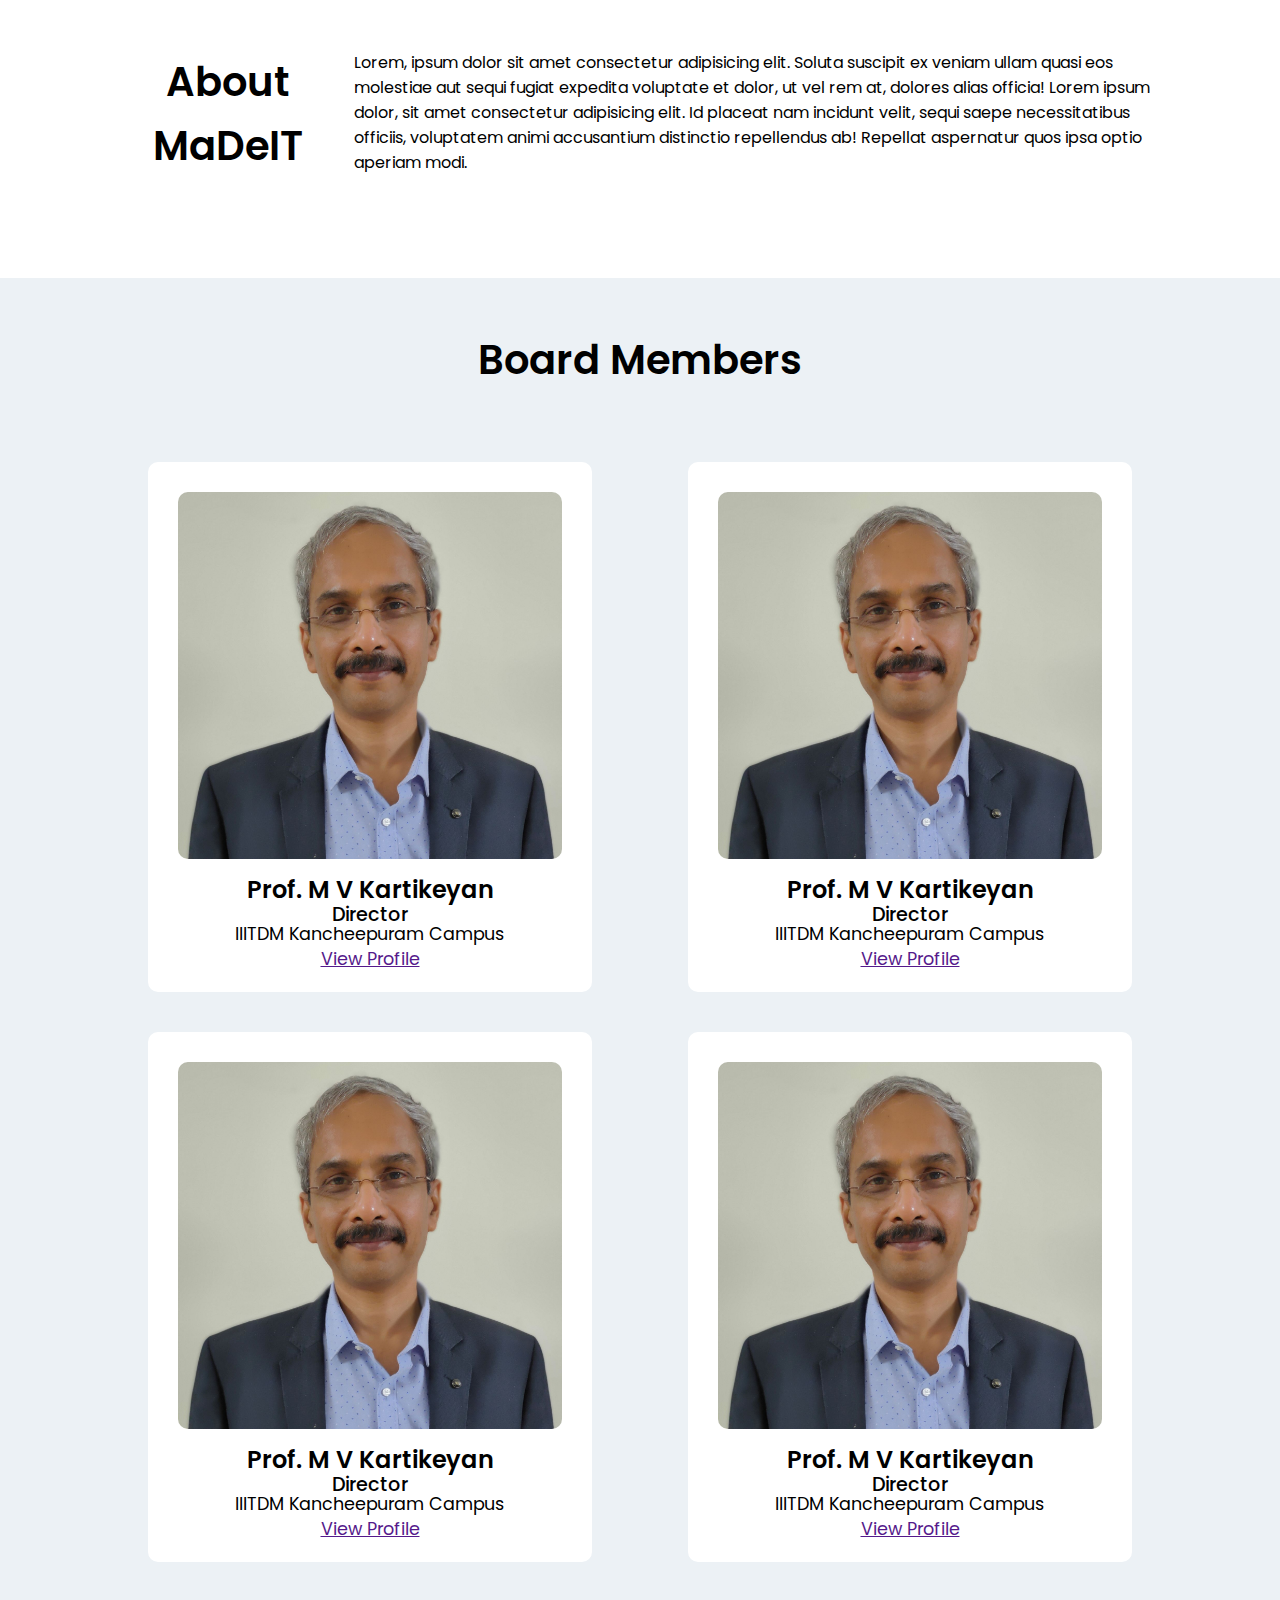
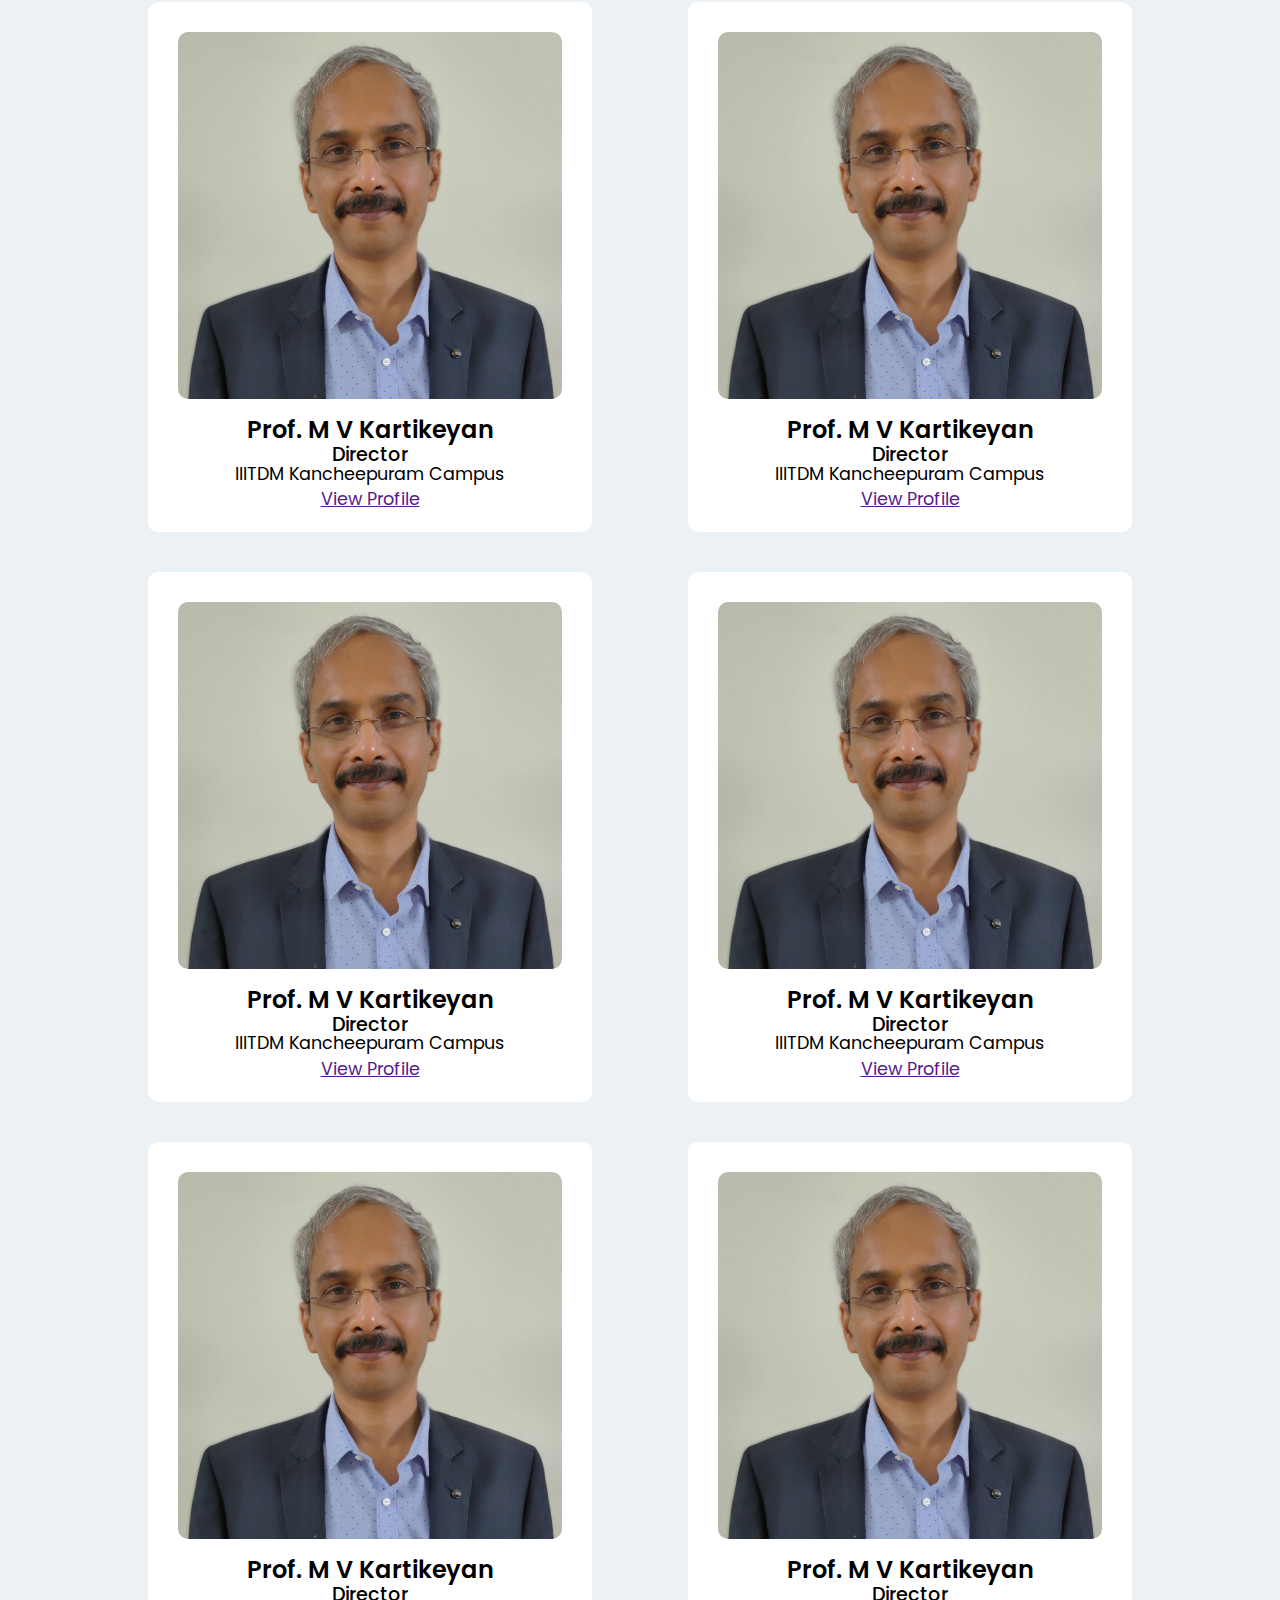
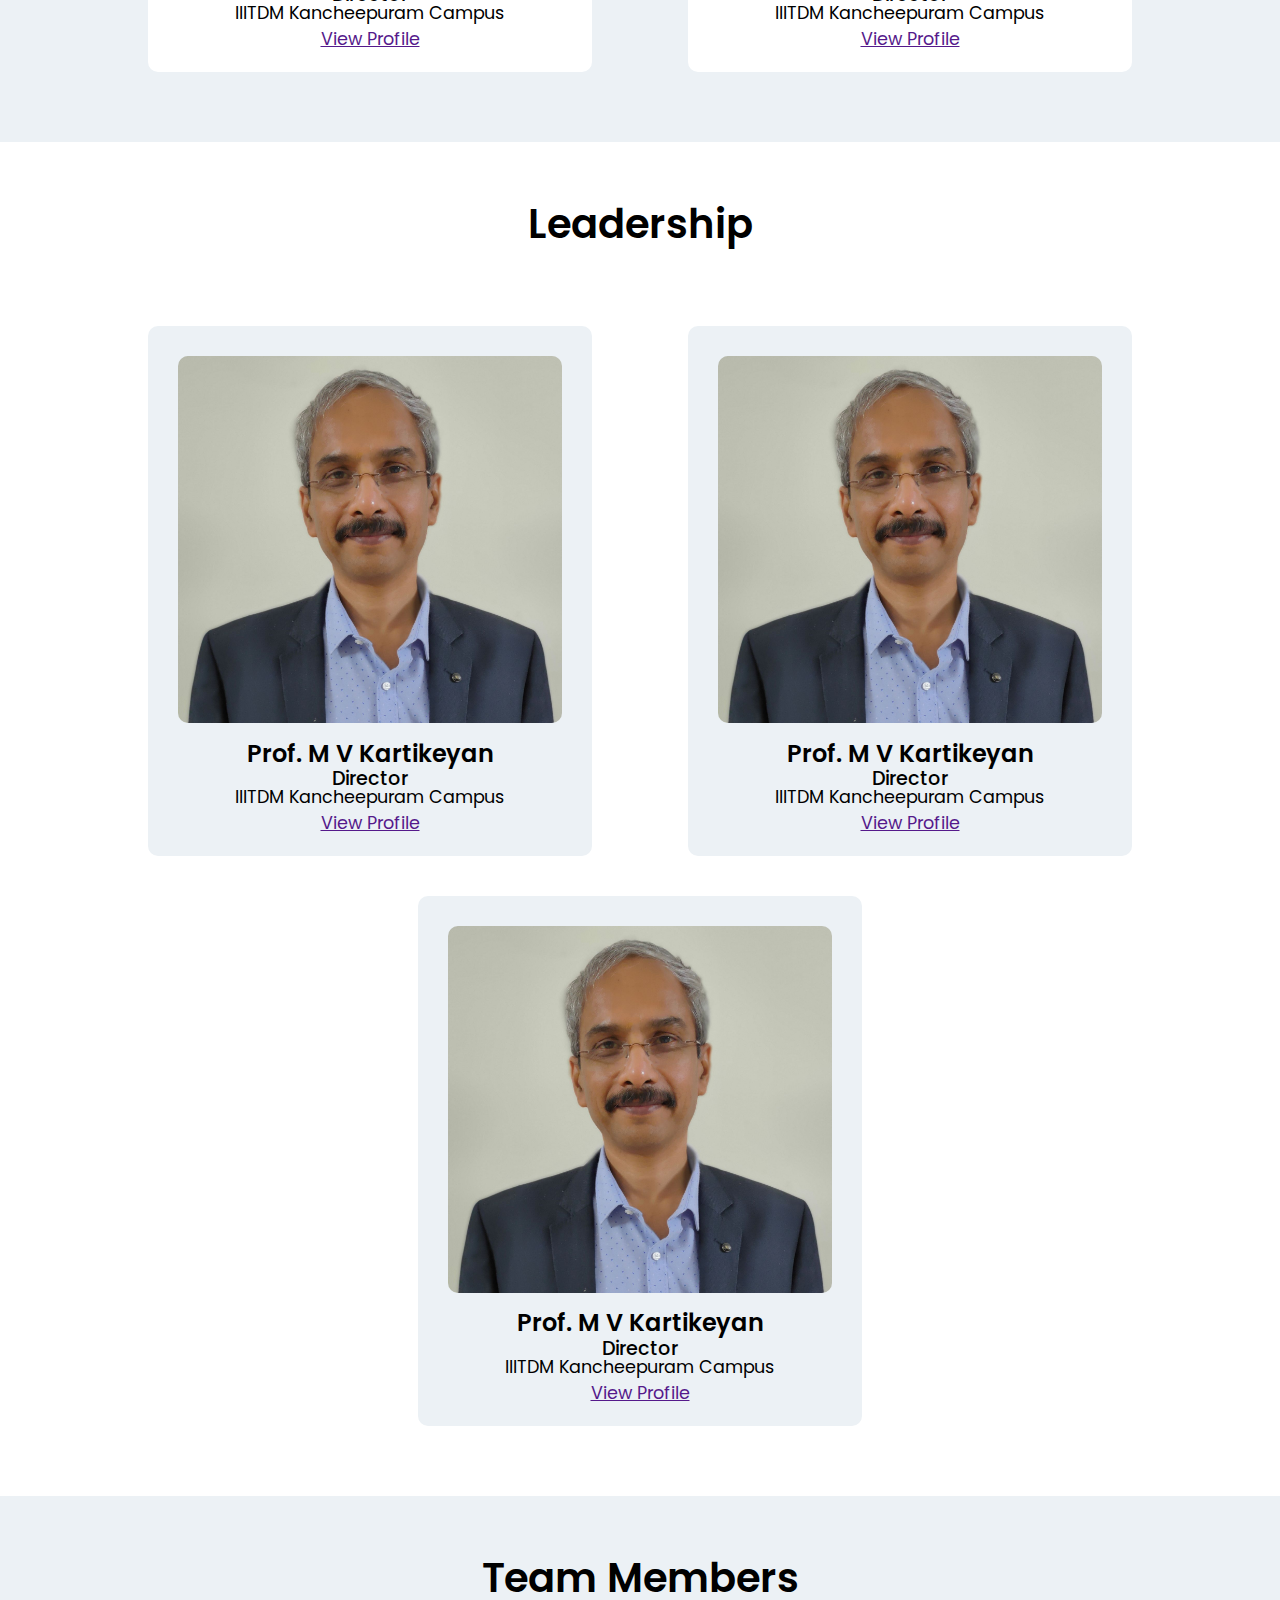
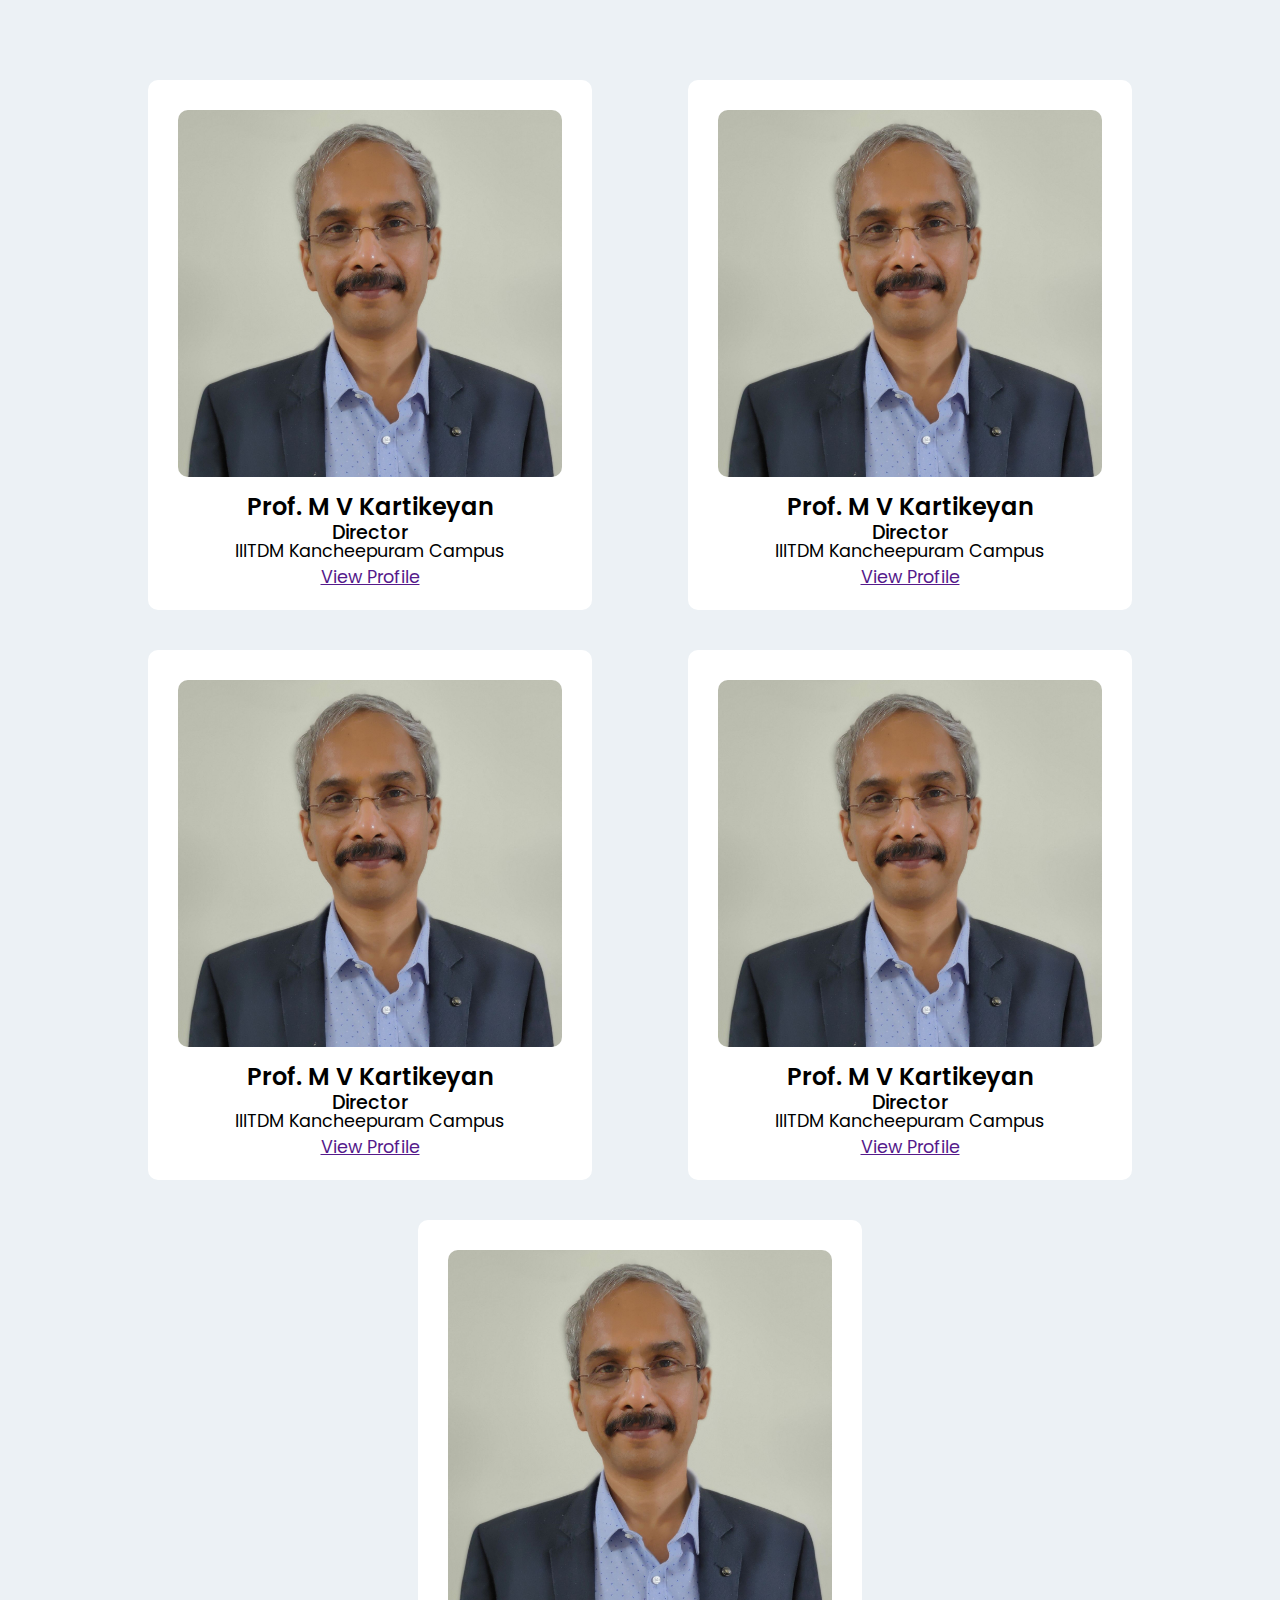
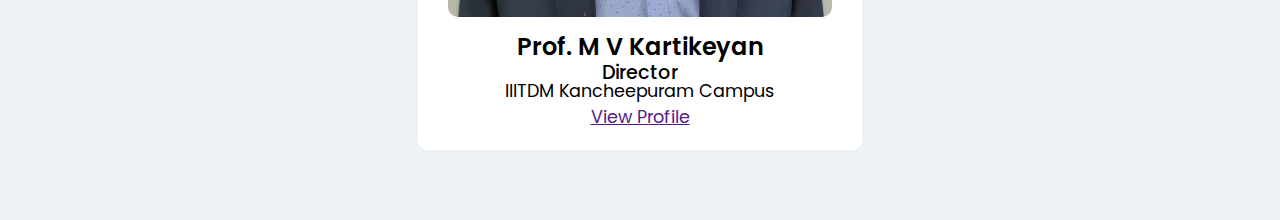
<file: about.html>
<!DOCTYPE html>
<html lang="en">

<head>
    <meta charset="UTF-8">
    <meta http-equiv="X-UA-Compatible" content="IE=edge">
    <meta name="viewport" content="width=device-width, initial-scale=1.0">
    <title>MaDeIT - About Us</title>
    <link rel="stylesheet" href="about.css">
</head>

<body>
    <div class="about-madeit color1">
        <div class="heading-madeit heading">About MaDeIT</div>
        <div class="iiit-desc">Lorem, ipsum dolor sit amet consectetur adipisicing elit. Soluta suscipit ex veniam ullam
            quasi eos molestiae aut sequi fugiat expedita voluptate et dolor, ut vel rem at, dolores alias officia!
            Lorem ipsum dolor, sit amet consectetur adipisicing elit. Id placeat nam incidunt velit, sequi saepe
            necessitatibus officiis, voluptatem animi accusantium distinctio repellendus ab! Repellat aspernatur quos
            ipsa optio aperiam modi.
        </div>
    </div>
    <div class="color2">
        <div class="heading">Board Members</div>
        <div class="board-members">
            <div class="member1">
                <img class="member-pic" src="./images/Dean_Madeit.jpeg" alt="">
                <div class="member-name">Prof. M V Kartikeyan</div>
                <div class="member-role">Director</div>
                <div class="member-place">IIITDM Kancheepuram Campus</div>
                <a href="">View Profile</a>
            </div>
            <div class="member1">
                <img class="member-pic" src="./images/Dean_Madeit.jpeg" alt="">
                <div class="member-name">Prof. M V Kartikeyan</div>
                <div class="member-role">Director</div>
                <div class="member-place">IIITDM Kancheepuram Campus</div>
                <a href="">View Profile</a>
            </div>
            <div class="member1">
                <img class="member-pic" src="./images/Dean_Madeit.jpeg" alt="">
                <div class="member-name">Prof. M V Kartikeyan</div>
                <div class="member-role">Director</div>
                <div class="member-place">IIITDM Kancheepuram Campus</div>
                <a href="">View Profile</a>
            </div>
            <div class="member1">
                <img class="member-pic" src="./images/Dean_Madeit.jpeg" alt="">
                <div class="member-name">Prof. M V Kartikeyan</div>
                <div class="member-role">Director</div>
                <div class="member-place">IIITDM Kancheepuram Campus</div>
                <a href="">View Profile</a>
            </div>
            <div class="member1">
                <img class="member-pic" src="./images/Dean_Madeit.jpeg" alt="">
                <div class="member-name">Prof. M V Kartikeyan</div>
                <div class="member-role">Director</div>
                <div class="member-place">IIITDM Kancheepuram Campus</div>
                <a href="">View Profile</a>
            </div>
            <div class="member1">
                <img class="member-pic" src="./images/Dean_Madeit.jpeg" alt="">
                <div class="member-name">Prof. M V Kartikeyan</div>
                <div class="member-role">Director</div>
                <div class="member-place">IIITDM Kancheepuram Campus</div>
                <a href="">View Profile</a>
            </div>
            <div class="member1">
                <img class="member-pic" src="./images/Dean_Madeit.jpeg" alt="">
                <div class="member-name">Prof. M V Kartikeyan</div>
                <div class="member-role">Director</div>
                <div class="member-place">IIITDM Kancheepuram Campus</div>
                <a href="">View Profile</a>
            </div>
            <div class="member1">
                <img class="member-pic" src="./images/Dean_Madeit.jpeg" alt="">
                <div class="member-name">Prof. M V Kartikeyan</div>
                <div class="member-role">Director</div>
                <div class="member-place">IIITDM Kancheepuram Campus</div>
                <a href="">View Profile</a>
            </div>
            <div class="member1">
                <img class="member-pic" src="./images/Dean_Madeit.jpeg" alt="">
                <div class="member-name">Prof. M V Kartikeyan</div>
                <div class="member-role">Director</div>
                <div class="member-place">IIITDM Kancheepuram Campus</div>
                <a href="">View Profile</a>
            </div>
            <div class="member1">
                <img class="member-pic" src="./images/Dean_Madeit.jpeg" alt="">
                <div class="member-name">Prof. M V Kartikeyan</div>
                <div class="member-role">Director</div>
                <div class="member-place">IIITDM Kancheepuram Campus</div>
                <a href="">View Profile</a>
            </div>
        </div>
    </div>

    <div class="color1">
        <div class="heading">Leadership</div>
        <div class="leadership">
            <div class="member1">
                <img class="member-pic" style="width: 30vw;" src="./images/Dean_Madeit.jpeg" alt="">
                <div class="member-name">Prof. M V Kartikeyan</div>
                <div class="member-role">Director</div>
                <div class="member-place">IIITDM Kancheepuram Campus</div>
                <a href="">View Profile</a>
            </div>
            <div class="member1">
                <img class="member-pic" style="width: 30vw;" src="./images/Dean_Madeit.jpeg" alt="">
                <div class="member-name">Prof. M V Kartikeyan</div>
                <div class="member-role">Director</div>
                <div class="member-place">IIITDM Kancheepuram Campus</div>
                <a href="">View Profile</a>
            </div>
            <div class="member1">
                <img class="member-pic" style="width: 30vw;" src="./images/Dean_Madeit.jpeg" alt="">
                <div class="member-name">Prof. M V Kartikeyan</div>
                <div class="member-role">Director</div>
                <div class="member-place">IIITDM Kancheepuram Campus</div>
                <a href="">View Profile</a>
            </div>
        </div>
    </div>

    <div class="color2">
        <div class="heading">Team Members</div>
        <div class="team-members">
            <div class="member1">
                <img class="member-pic" style="width: 30vw;" src="./images/Dean_Madeit.jpeg" alt="">
                <div class="member-name">Prof. M V Kartikeyan</div>
                <div class="member-role">Director</div>
                <div class="member-place">IIITDM Kancheepuram Campus</div>
                <a href="">View Profile</a>
            </div>
            <div class="member1">
                <img class="member-pic" style="width: 30vw;" src="./images/Dean_Madeit.jpeg" alt="">
                <div class="member-name">Prof. M V Kartikeyan</div>
                <div class="member-role">Director</div>
                <div class="member-place">IIITDM Kancheepuram Campus</div>
                <a href="">View Profile</a>
            </div>
            <div class="member1">
                <img class="member-pic" style="width: 30vw;" src="./images/Dean_Madeit.jpeg" alt="">
                <div class="member-name">Prof. M V Kartikeyan</div>
                <div class="member-role">Director</div>
                <div class="member-place">IIITDM Kancheepuram Campus</div>
                <a href="">View Profile</a>
            </div>
            <div class="member1">
                <img class="member-pic" style="width: 30vw;" src="./images/Dean_Madeit.jpeg" alt="">
                <div class="member-name">Prof. M V Kartikeyan</div>
                <div class="member-role">Director</div>
                <div class="member-place">IIITDM Kancheepuram Campus</div>
                <a href="">View Profile</a>
            </div>
            <div class="member1">
                <img class="member-pic" style="width: 30vw;" src="./images/Dean_Madeit.jpeg" alt="">
                <div class="member-name">Prof. M V Kartikeyan</div>
                <div class="member-role">Director</div>
                <div class="member-place">IIITDM Kancheepuram Campus</div>
                <a href="">View Profile</a>
            </div>
        </div>
    </div>
</body>

</html>
</file>
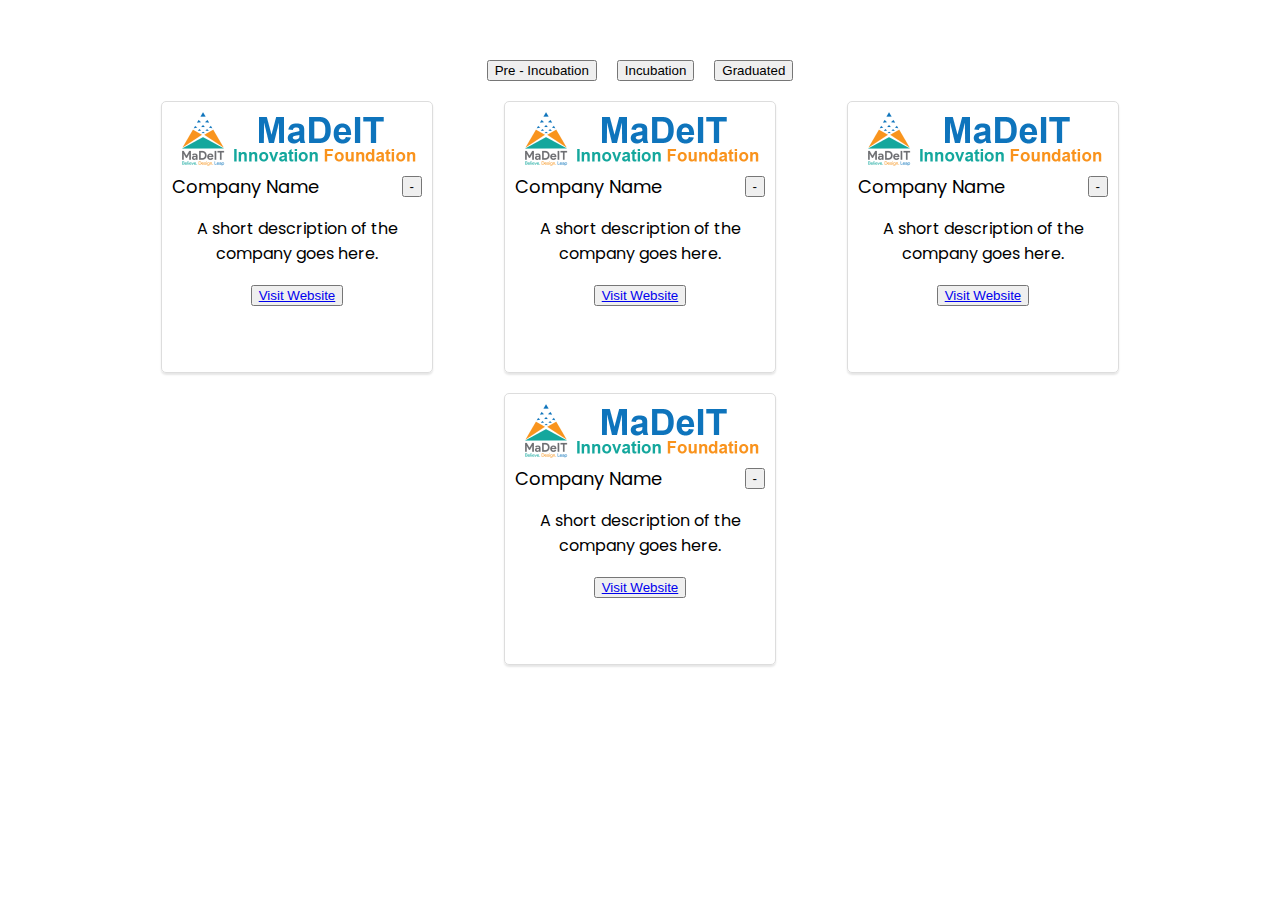
<file: portfolio.html>
<!DOCTYPE html>
<html lang="en">

<head>
    <meta charset="UTF-8">
    <meta http-equiv="X-UA-Compatible" content="IE=edge">
    <meta name="viewport" content="width=device-width, initial-scale=1.0">
    <title>MaDeIT - Portfolio</title>
    <link rel="stylesheet" href="./portfolio.css">
    <link href="https://cdn.jsdelivr.net/npm/bootstrap@5.2.3/dist/css/bootstrap.min.css" rel="stylesheet"
        integrity="sha384-rbsA2VBKQhggwzxH7pPCaAqO46MgnOM80zW1RWuH61DGLwZJEdK2Kadq2F9CUG65" crossorigin="anonymous">
</head>

<body>
    <div class="protfolio">
        <div class="options">
            <button class="button grp1 active">Pre - Incubation</button>
            <button class="button grp2">Incubation</button>
            <button class="button grp3">Graduated</button>
        </div>

        <div class="cont">
            <div class="group grp1 show">
                <div class="card">
                    <div class="card-header">
                        <img src="./images/logo-blue.png" alt="Company Logo">
                        <div class="company">
                            <div class="cname">Company Name</div>
                            <button class="btn btn-primary" type="button" data-bs-toggle="collapse"
                                data-bs-target="#collapseExample1" aria-expanded="false"
                                aria-controls="collapseExample1">-</button>
                        </div>
                    </div>
                    <div class="collapse" id="collapseExample1">
                        <div class="card-body">
                            <p>A short description of the company goes here.</p>
                            <button class="btn"><a href="#" target="_blank">Visit Website</a></button>
                        </div>
                    </div>
                </div>
                <div class="card">
                    <div class="card-header">
                        <img src="./images/logo-blue.png" alt="Company Logo">
                        <div class="company">
                            <div class="cname">Company Name</div>
                            <button class="btn btn-primary" type="button" data-bs-toggle="collapse"
                                data-bs-target="#collapseExample2" aria-expanded="false"
                                aria-controls="collapseExample2">-</button>
                        </div>
                    </div>
                    <div class="collapse" id="collapseExample2">
                        <div class="card-body">
                            <p>A short description of the company goes here.</p>
                            <button class="btn"><a href="#" target="_blank">Visit Website</a></button>
                        </div>
                    </div>
                </div>
                <div class="card">
                    <div class="card-header">
                        <img src="./images/logo-blue.png" alt="Company Logo">
                        <div class="company">
                            <div class="cname">Company Name</div>
                            <button class="btn btn-primary" type="button" data-bs-toggle="collapse"
                                data-bs-target="#collapseExample3" aria-expanded="false"
                                aria-controls="collapseExample3">-</button>
                        </div>
                    </div>
                    <div class="collapse" id="collapseExample3">
                        <div class="card-body">
                            <p>A short description of the company goes here.</p>
                            <button class="btn"><a href="#" target="_blank">Visit Website</a></button>
                        </div>
                    </div>
                </div>
                <div class="card">
                    <div class="card-header">
                        <img src="./images/logo-blue.png" alt="Company Logo">
                        <div class="company">
                            <div class="cname">Company Name</div>
                            <button class="btn btn-primary" type="button" data-bs-toggle="collapse"
                                data-bs-target="#collapseExample4" aria-expanded="false"
                                aria-controls="collapseExample4">-</button>
                        </div>
                    </div>
                    <div class="collapse" id="collapseExample4">
                        <div class="card-body">
                            <p>A short description of the company goes here.</p>
                            <button class="btn"><a href="#" target="_blank">Visit Website</a></button>
                        </div>
                    </div>
                </div>
            </div>
            <div class="group grp2">
                <div class="options">
                    <button class="button1 grp1 active">Prayas</button>
                    <button class="button1 grp2">EIR</button>
                    <button class="button1 grp3">Accelerated</button>
                </div>

                <div class="cont">
                    <div class="group1 grp1 show">
                        <div class="card">
                            <div class="card-header">
                                <img src="./images/logo-blue.png" alt="Company Logo">
                                <div class="company">
                                    <div class="cname">Company Name</div>
                                    <button class="btn btn-primary" type="button" data-bs-toggle="collapse"
                                        data-bs-target="#collapseExample1" aria-expanded="false"
                                        aria-controls="collapseExample1">-</button>
                                </div>
                            </div>
                            <div class="collapse" id="collapseExample1">
                                <div class="card-body">
                                    <p>A short description of the company goes here.</p>
                                    <button class="btn"><a href="#" target="_blank">Visit Website</a></button>
                                </div>
                            </div>
                        </div>
                        <div class="card">
                            <div class="card-header">
                                <img src="./images/logo-blue.png" alt="Company Logo">
                                <div class="company">
                                    <div class="cname">Company Name</div>
                                    <button class="btn btn-primary" type="button" data-bs-toggle="collapse"
                                        data-bs-target="#collapseExample2" aria-expanded="false"
                                        aria-controls="collapseExample2">-</button>
                                </div>
                            </div>
                            <div class="collapse" id="collapseExample2">
                                <div class="card-body">
                                    <p>A short description of the company goes here.</p>
                                    <button class="btn"><a href="#" target="_blank">Visit Website</a></button>
                                </div>
                            </div>
                        </div>
                        <div class="card">
                            <div class="card-header">
                                <img src="./images/logo-blue.png" alt="Company Logo">
                                <div class="company">
                                    <div class="cname">Company Name</div>
                                    <button class="btn btn-primary" type="button" data-bs-toggle="collapse"
                                        data-bs-target="#collapseExample3" aria-expanded="false"
                                        aria-controls="collapseExample3">-</button>
                                </div>
                            </div>
                            <div class="collapse" id="collapseExample3">
                                <div class="card-body">
                                    <p>A short description of the company goes here.</p>
                                    <button class="btn"><a href="#" target="_blank">Visit Website</a></button>
                                </div>
                            </div>
                        </div>
                        <div class="card">
                            <div class="card-header">
                                <img src="./images/logo-blue.png" alt="Company Logo">
                                <div class="company">
                                    <div class="cname">Company Name</div>
                                    <button class="btn btn-primary" type="button" data-bs-toggle="collapse"
                                        data-bs-target="#collapseExample4" aria-expanded="false"
                                        aria-controls="collapseExample4">-</button>
                                </div>
                            </div>
                            <div class="collapse" id="collapseExample4">
                                <div class="card-body">
                                    <p>A short description of the company goes here.</p>
                                    <button class="btn"><a href="#" target="_blank">Visit Website</a></button>
                                </div>
                            </div>
                        </div>
                    </div>
                    <div class="group1 grp2">Group 2 content</div>
                    <div class="group1 grp3">Group 3 content</div>
                </div>
            </div>
            <div class="group grp3">Group 3 content</div>
        </div>
    </div>

    <script src="./portfolio.js"></script>

    <!-- Bootstrap -->
    <script src="https://cdn.jsdelivr.net/npm/@popperjs/core@2.11.6/dist/umd/popper.min.js"
        integrity="sha384-oBqDVmMz9ATKxIep9tiCxS/Z9fNfEXiDAYTujMAeBAsjFuCZSmKbSSUnQlmh/jp3"
        crossorigin="anonymous"></script>
    <script src="https://cdn.jsdelivr.net/npm/bootstrap@5.2.3/dist/js/bootstrap.min.js"
        integrity="sha384-cuYeSxntonz0PPNlHhBs68uyIAVpIIOZZ5JqeqvYYIcEL727kskC66kF92t6Xl2V"
        crossorigin="anonymous"></script>
</body>

</html>
</file>
<file: about.css>
@import url('https://fonts.googleapis.com/css2?family=Poppins:wght@200;300;400;500;600;700;800;900&display=swap');

html,
body {
    font-family: 'Poppins', sans-serif;
    margin: 0;
}

/* Background Colors */
.color1 {
    background-color: white;
    color: black;
    padding: 0px 100px;
    margin-top: 50px;
}

.color2 {
    background-color: #ecf1f5;
    color: black;
    padding: 50px 100px;
    margin-top: 50px;
}

.about-madeit {
    display: flex;
}

.heading-madeit {
    width: 1000px;
    text-align: center;
}

.heading {
    font-size: 2.5rem;
    font-weight: 600;
    line-height: 1.6;
    text-align: center;
    margin-bottom: 50px;
}

.board-members,
.team-members,
.leadership {
    display: flex;
    flex-direction: row;
    flex-wrap: wrap;
    align-content: space-around;
    justify-content: space-around;
    align-items: flex-start;
    text-align: center;
}

.color1 .member1 {
    background-color: #ecf1f5;
}

.color2 .member1 {
    background-color: white;
}

.member1 img {
    margin: 10px;
    width: 30vw;
    border-radius: 10px;
}

.member1 {
    margin: 20px;
    font-size: 1.5rem;
    font-weight: 600;
    line-height: 1.2;
    border-radius: 10px;
    padding: 20px;
}

.member1 .member-role {
    font-size: 1.2rem;
    font-weight: 500;
    line-height: 1.1;
}

.member1 .member-place {
    font-size: 1.1rem;
    font-weight: 400;
    line-height: 1;
}

.member1 a {
    font-size: 1.1rem;
    font-weight: 400;
    line-height: 1;
}

.member1:hover {
    transform: scale(1.1);
}
</file>
<file: portfolio.css>
@import url('https://fonts.googleapis.com/css2?family=Poppins:wght@200;300;400;500;600;700;800;900&display=swap');

html,
body {
    font-family: 'Poppins', sans-serif;
    margin: 0;
}

.protfolio{
    padding: 50px 100px;
}

.options {
    display: flex;
    flex-direction: row;
    flex-wrap: wrap;
    align-content: space-around;
    justify-content: center;
    align-items: center;
}

.button,
.button1{
    margin: 10px;
}

.group,
.group1 {
    display: none;
}

.group.show,
.group1.show {
    display: flex;
    flex-wrap: wrap;
    align-items: flex-start;
    justify-content: space-evenly;
    align-content: center;
    flex-direction: row;
}

.btn.active {
    font-weight: bold;
}

.card {
    display: inline-block;
    height: 250px;
    width: 250px;
    border: 1px solid #ddd;
    border-radius: 5px;
    box-shadow: 0px 2px 2px rgba(0, 0, 0, 0.1);
    margin: 10px;
    padding: 10px;
}

.card-header .company {
    display: flex;
    flex-wrap: nowrap;
    flex-direction: row;
    justify-content: space-between;
    align-items: center;
}

.card-header .cname {
    display: inline-block;
    font-size: large;
}

.card-header img {
    width: 100%;
}

.card-body {
    text-align: center;
}
</file>
